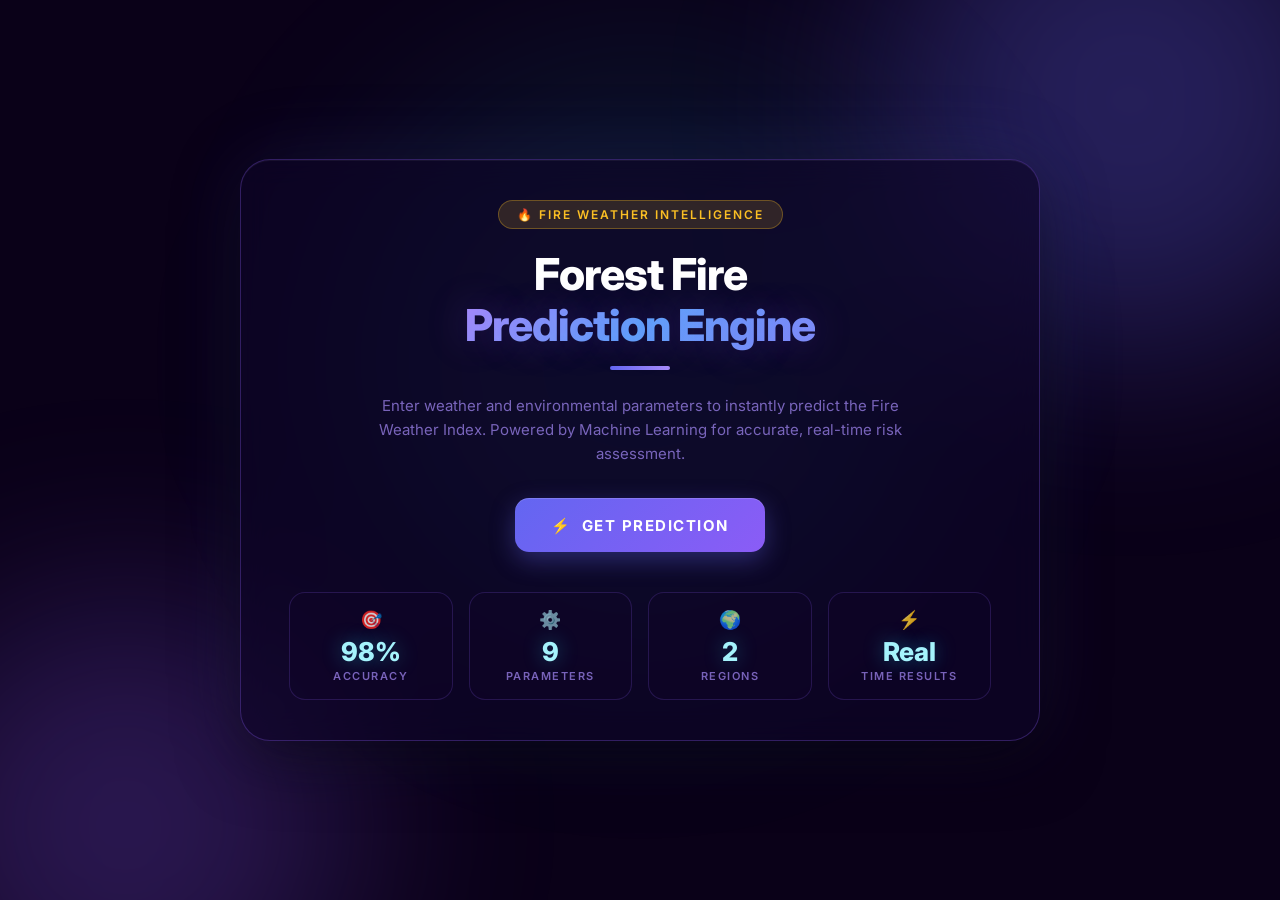
<file: templates/index.html>
<!DOCTYPE html>
<html lang="en">
<head>
  <meta charset="UTF-8">
  <meta name="viewport" content="width=device-width, initial-scale=1.0">
  <title>FWI Prediction System</title>
  <link rel="stylesheet" href="/static/style1.css">
</head>
<body>

  <!-- Floating Background Blobs -->
  <div class="bg-blob blob-1"></div>
  <div class="bg-blob blob-2"></div>
  <div class="bg-blob blob-3"></div>

  <div class="hero glass-panel">
    <div class="badge">🔥 Fire Weather Intelligence</div>

    <h1>Forest Fire<br><span>Prediction Engine</span></h1>

    <div class="divider"></div>

    <p class="subtitle">
      Enter weather and environmental parameters to instantly predict the
      Fire Weather Index. Powered by Machine Learning for accurate, real-time risk assessment.
    </p>

    <div class="btn-group">
      <a href="/predictdata" class="btn-primary">
        <span class="btn-icon">⚡</span> Get Prediction
      </a>
    </div>

    <div class="stats">
      <div class="stat-card">
        <div class="icon-wrap">🎯</div>
        <div class="number">98%</div>
        <div class="label">Accuracy</div>
      </div>
      <div class="stat-card">
        <div class="icon-wrap">⚙️</div>
        <div class="number">9</div>
        <div class="label">Parameters</div>
      </div>
      <div class="stat-card">
        <div class="icon-wrap">🌍</div>
        <div class="number">2</div>
        <div class="label">Regions</div>
      </div>
      <div class="stat-card">
        <div class="icon-wrap">⚡</div>
        <div class="number">Real</div>
        <div class="label">Time Results</div>
      </div>
    </div>
  </div>

</body>
</html>
</file>
<file: static/style1.css>
@import url('https://fonts.googleapis.com/css2?family=Inter:wght@400;500;600;700;800&display=swap');

* {
  box-sizing: border-box;
  margin: 0;
  padding: 0;
}

body {
  font-family: 'Inter', 'Segoe UI', sans-serif;
  min-height: 100vh;
  background: #0a0118;
  display: flex;
  align-items: center;
  justify-content: center;
  position: relative;
  overflow: hidden;
  color: #fff;
  padding: 1rem;
}

/* Background Animated Blobs */
.bg-blob {
  position: fixed;
  border-radius: 50%;
  filter: blur(100px);
  z-index: 0;
}

.blob-1 {
  top: -150px;
  right: -100px;
  width: 500px;
  height: 500px;
  background: rgba(99, 102, 241, 0.3);
  animation: float 8s ease-in-out infinite;
}

.blob-2 {
  bottom: -150px;
  left: -100px;
  width: 450px;
  height: 450px;
  background: rgba(139, 92, 246, 0.25);
  animation: float 10s ease-in-out infinite reverse;
}

.blob-3 {
  top: 40%;
  left: 50%;
  transform: translate(-50%, -50%);
  width: 600px;
  height: 600px;
  background: rgba(34, 211, 238, 0.1);
  animation: pulse 6s ease-in-out infinite;
}

@keyframes float {
  0%, 100% { transform: translate(0, 0) scale(1); }
  50% { transform: translate(30px, -40px) scale(1.05); }
}

@keyframes pulse {
  0%, 100% { opacity: 0.8; transform: translate(-50%, -50%) scale(1); }
  50% { opacity: 1; transform: translate(-50%, -50%) scale(1.1); }
}

@keyframes fadeInUp {
  from { opacity: 0; transform: translateY(30px); }
  to { opacity: 1; transform: translateY(0); }
}

/* Glass Panel Hero */
.glass-panel {
  position: relative;
  z-index: 1;
  text-align: center;
  background: rgba(15, 5, 40, 0.65);
  backdrop-filter: blur(16px);
  -webkit-backdrop-filter: blur(16px);
  border: 1px solid rgba(139, 92, 246, 0.3);
  border-radius: 30px;
  padding: 2.5rem 3rem;
  max-width: 800px;
  width: 100%;
  margin: auto;
  box-shadow:
    0 20px 60px rgba(0, 0, 0, 0.5),
    0 0 80px rgba(99, 102, 241, 0.15),
    inset 0 1px 0 rgba(255, 255, 255, 0.05);
  opacity: 0;
  animation: fadeInUp 0.8s ease forwards;
}

/* Badge */
.badge {
  display: inline-block;
  background: rgba(251, 191, 36, 0.15);
  border: 1px solid rgba(251, 191, 36, 0.3);
  color: #fbbf24;
  font-size: 12px;
  font-weight: 600;
  letter-spacing: 2px;
  text-transform: uppercase;
  padding: 6px 18px;
  border-radius: 50px;
  margin-bottom: 1.25rem;
  opacity: 0;
  animation: fadeInUp 0.8s ease 0.2s forwards;
}

/* Title */
h1 {
  font-size: 44px;
  font-weight: 800;
  line-height: 1.15;
  margin-bottom: 1rem;
  letter-spacing: -1px;
  opacity: 0;
  animation: fadeInUp 0.8s ease 0.35s forwards;
}

h1 span {
  background: linear-gradient(135deg, #a78bfa, #60a5fa, #818cf8);
  -webkit-background-clip: text;
  -webkit-text-fill-color: transparent;
  background-clip: text;
  text-shadow: 0 0 40px rgba(139, 92, 246, 0.3);
}

/* Subtitle */
.subtitle {
  font-size: 15px;
  color: rgba(167, 139, 250, 0.7);
  line-height: 1.6;
  margin-bottom: 2rem;
  max-width: 580px;
  margin-left: auto;
  margin-right: auto;
  opacity: 0;
  animation: fadeInUp 0.8s ease 0.5s forwards;
}

/* Divider */
.divider {
  width: 60px;
  height: 4px;
  background: linear-gradient(90deg, #6366f1, #a78bfa);
  border-radius: 10px;
  margin: 1rem auto 1.5rem;
  opacity: 0;
  animation: fadeInUp 0.8s ease 0.45s forwards;
}

/* Buttons */
.btn-group {
  display: flex;
  gap: 1.25rem;
  justify-content: center;
  flex-wrap: wrap;
  opacity: 0;
  animation: fadeInUp 0.8s ease 0.65s forwards;
}

.btn-primary, .btn-secondary {
  height: 54px;
  padding: 0 2.25rem;
  border-radius: 14px;
  font-size: 15px;
  font-weight: 700;
  cursor: pointer;
  letter-spacing: 1.5px;
  text-transform: uppercase;
  text-decoration: none;
  display: inline-flex;
  align-items: center;
  justify-content: center;
  gap: 10px;
  transition: all 0.3s ease;
  position: relative;
  overflow: hidden;
}

.btn-primary {
  background: linear-gradient(135deg, #6366f1, #8b5cf6);
  color: #fff;
  border: none;
  box-shadow:
    0 8px 24px rgba(99, 102, 241, 0.35),
    inset 0 1px 0 rgba(255, 255, 255, 0.15);
}

.btn-secondary {
  background: rgba(255, 255, 255, 0.05);
  color: #e2e8f0;
  border: 1px solid rgba(139, 92, 246, 0.3);
}

.btn-primary::after, .btn-secondary::after {
  content: '';
  position: absolute;
  top: 0;
  left: -100%;
  width: 100%;
  height: 100%;
  background: linear-gradient(90deg, transparent, rgba(255,255,255,0.15), transparent);
  transition: left 0.5s ease;
}

.btn-primary:hover {
  transform: translateY(-3px);
  box-shadow: 0 12px 32px rgba(99, 102, 241, 0.5);
  background: linear-gradient(135deg, #4f46e5, #7c3aed);
}

.btn-secondary:hover {
  transform: translateY(-3px);
  background: rgba(255, 255, 255, 0.1);
  border-color: rgba(139, 92, 246, 0.6);
}

.btn-primary:hover::after, .btn-secondary:hover::after {
  left: 100%;
}

.btn-primary:active, .btn-secondary:active {
  transform: scale(0.97);
}

/* Stats */
.stats {
  margin-top: 2.5rem;
  display: grid;
  grid-template-columns: repeat(4, 1fr);
  gap: 1rem;
  opacity: 0;
  animation: fadeInUp 0.8s ease 0.8s forwards;
}

.stat-card {
  background: rgba(15, 5, 40, 0.4);
  border: 1px solid rgba(139, 92, 246, 0.2);
  border-radius: 16px;
  padding: 1rem;
  transition: all 0.3s ease;
  display: flex;
  flex-direction: column;
  align-items: center;
  justify-content: center;
}

.stat-card:hover {
  transform: translateY(-5px);
  border-color: rgba(139, 92, 246, 0.6);
  background: rgba(139, 92, 246, 0.1);
  box-shadow: 0 10px 30px rgba(99, 102, 241, 0.15);
}

.icon-wrap {
  font-size: 18px;
  margin-bottom: 6px;
  opacity: 0.8;
}

.stat-card .number {
  font-size: 26px;
  font-weight: 800;
  color: #a5f3fc;
  text-shadow: 0 0 20px rgba(34, 211, 238, 0.4);
  margin-bottom: 2px;
}

.stat-card .label {
  font-size: 11px;
  font-weight: 600;
  color: rgba(167, 139, 250, 0.7);
  letter-spacing: 1.5px;
  text-transform: uppercase;
}

/* Responsive */
@media (max-width: 768px) {
  .stats {
    grid-template-columns: repeat(2, 1fr);
  }
}

@media (max-width: 480px) {
  .glass-panel {
    padding: 3rem 1.5rem;
  }
  h1 { font-size: 38px; }
  .subtitle { font-size: 15px; }
  .btn-group { flex-direction: column; width: 100%; }
  .btn-primary, .btn-secondary { width: 100%; }
  .stats { grid-template-columns: repeat(2, 1fr); gap: 1rem; }
  .stat-card .number { font-size: 26px; }
}
</file>
